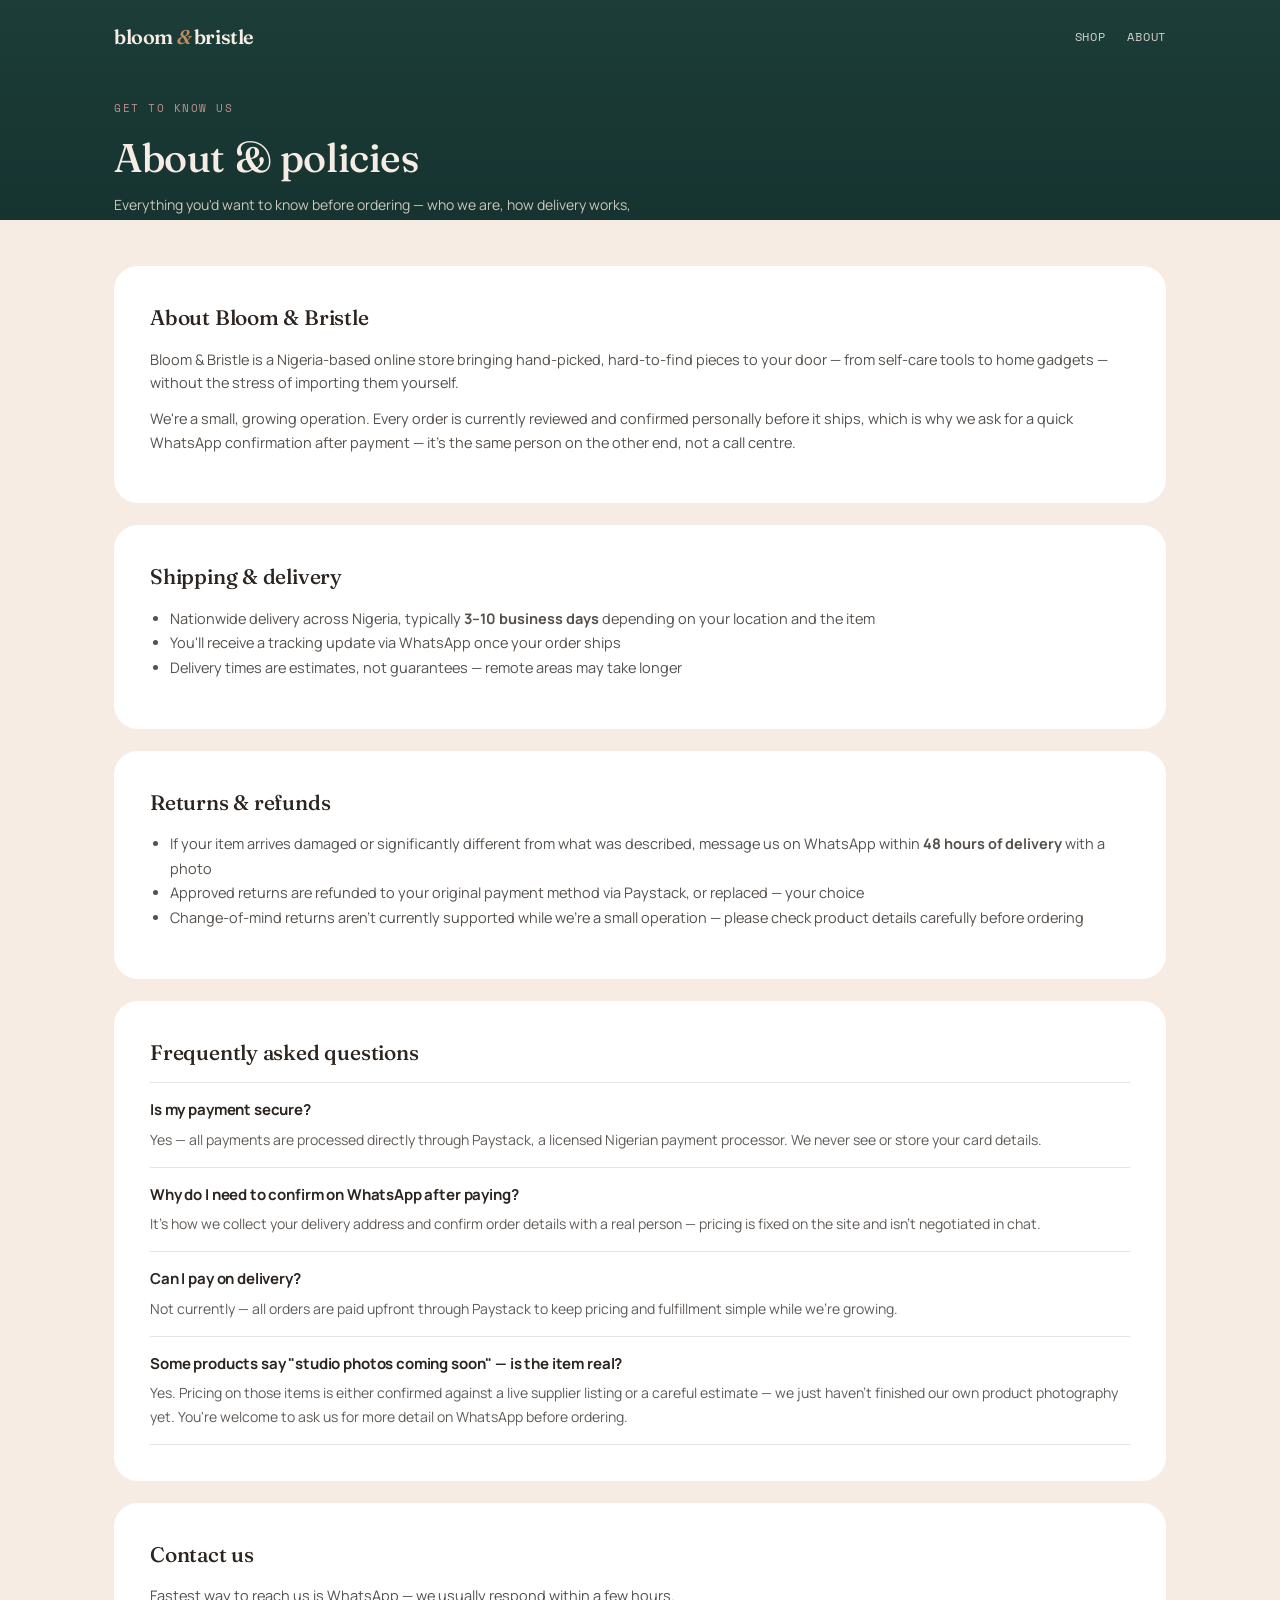
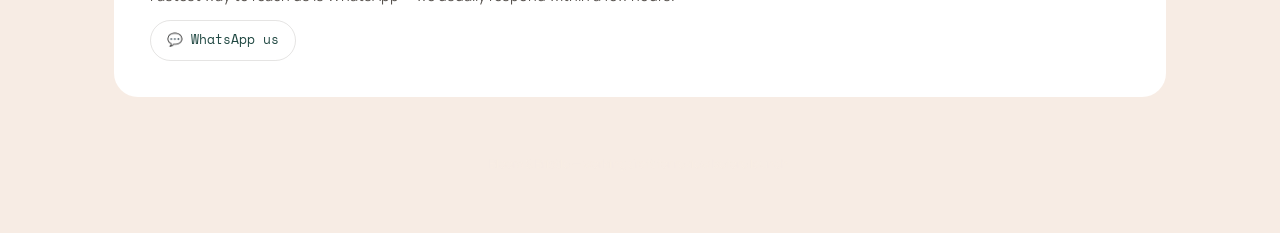
<file: about.html>
<!DOCTYPE html>
<html lang="en">
<head>
<meta charset="UTF-8">
<meta name="viewport" content="width=device-width, initial-scale=1.0">
<title>About & Policies — Bloom & Bristle</title>
<link rel="preconnect" href="https://fonts.googleapis.com">
<link href="https://fonts.googleapis.com/css2?family=Fraunces:ital,opsz,wght@0,9..144,300;0,9..144,500;0,9..144,600;1,9..144,500&family=Manrope:wght@400;500;600;700&family=Space+Mono:wght@400;700&display=swap" rel="stylesheet">
<link rel="stylesheet" href="styles.css">
<style>
  body{ background: linear-gradient(180deg, #1c3d38 0%, #163330 220px, var(--blush) 220px, var(--blush) 100%); }
  .page-header{ padding:20px 0 30px; position:relative; z-index:1; }
  .page-header h1{ color:var(--blush); font-size:clamp(28px,4vw,40px); margin:10px 0 6px; }
  .page-header p{ color:rgba(247,236,228,0.8); font-size:14px; max-width:520px; }
  .content-panel{ background:#fff; border-radius:24px; padding:36px; margin-bottom:22px; }
  .content-panel h2{ font-size:21px; margin-bottom:14px; }
  .content-panel p{ font-size:14.5px; color:rgba(43,36,31,0.8); margin-bottom:12px; line-height:1.65; }
  .content-panel ul{ margin:0 0 12px 20px; font-size:14.5px; color:rgba(43,36,31,0.8); line-height:1.7; }
  .faq-item{ border-top:1px solid var(--line); padding:16px 0; }
  .faq-item:last-child{ border-bottom:1px solid var(--line); }
  .faq-item h3{ font-size:15px; font-family:'Manrope',sans-serif; font-weight:700; margin-bottom:6px; }
  .faq-item p{ font-size:14px; color:rgba(43,36,31,0.75); margin:0; }
  .contact-strip{ display:flex; gap:16px; flex-wrap:wrap; margin-top:6px; }
  .contact-strip a{
    font-family:'Space Mono', monospace; font-size:12.5px; text-decoration:none; color:var(--teal);
    border:1px solid var(--line); padding:10px 16px; border-radius:999px;
  }
</style>
</head>
<body>

<div class="wrap">
  <nav>
    <a href="index.html" class="logo" style="color:var(--blush);">bloom <em>&</em> bristle</a>
    <div class="nav-links">
      <a href="shop.html" style="color:var(--blush);">Shop</a>
      <a href="about.html" style="color:var(--blush);">About</a>
    </div>
  </nav>

  <div class="page-header">
    <span class="eyebrow" style="color:var(--pink);">Get to know us</span>
    <h1>About &amp; policies</h1>
    <p>Everything you'd want to know before ordering — who we are, how delivery works, and what happens if something's wrong.</p>
  </div>

  <div class="content-panel">
    <h2>About Bloom & Bristle</h2>
    <p>Bloom & Bristle is a Nigeria-based online store bringing hand-picked, hard-to-find pieces to your door — from self-care tools to home gadgets — without the stress of importing them yourself.</p>
    <p>We're a small, growing operation. Every order is currently reviewed and confirmed personally before it ships, which is why we ask for a quick WhatsApp confirmation after payment — it's the same person on the other end, not a call centre.</p>
  </div>

  <div class="content-panel">
    <h2>Shipping & delivery</h2>
    <ul>
      <li>Nationwide delivery across Nigeria, typically <strong>3–10 business days</strong> depending on your location and the item</li>
      <li>You'll receive a tracking update via WhatsApp once your order ships</li>
      <li>Delivery times are estimates, not guarantees — remote areas may take longer</li>
    </ul>
  </div>

  <div class="content-panel">
    <h2>Returns & refunds</h2>
    <ul>
      <li>If your item arrives damaged or significantly different from what was described, message us on WhatsApp within <strong>48 hours of delivery</strong> with a photo</li>
      <li>Approved returns are refunded to your original payment method via Paystack, or replaced — your choice</li>
      <li>Change-of-mind returns aren't currently supported while we're a small operation — please check product details carefully before ordering</li>
    </ul>
  </div>

  <div class="content-panel">
    <h2>Frequently asked questions</h2>
    <div class="faq-item">
      <h3>Is my payment secure?</h3>
      <p>Yes — all payments are processed directly through Paystack, a licensed Nigerian payment processor. We never see or store your card details.</p>
    </div>
    <div class="faq-item">
      <h3>Why do I need to confirm on WhatsApp after paying?</h3>
      <p>It's how we collect your delivery address and confirm order details with a real person — pricing is fixed on the site and isn't negotiated in chat.</p>
    </div>
    <div class="faq-item">
      <h3>Can I pay on delivery?</h3>
      <p>Not currently — all orders are paid upfront through Paystack to keep pricing and fulfillment simple while we're growing.</p>
    </div>
    <div class="faq-item">
      <h3>Some products say "studio photos coming soon" — is the item real?</h3>
      <p>Yes. Pricing on those items is either confirmed against a live supplier listing or a careful estimate — we just haven't finished our own product photography yet. You're welcome to ask us for more detail on WhatsApp before ordering.</p>
    </div>
  </div>

  <div class="content-panel">
    <h2>Contact us</h2>
    <p>Fastest way to reach us is WhatsApp — we usually respond within a few hours.</p>
    <div class="contact-strip">
      <a href="https://wa.me/6768812234" target="_blank" rel="noopener">💬 WhatsApp us</a>
    </div>
  </div>

  <footer>Bloom & Bristle — working draft for review before launch.</footer>
</div>

</body>
</html>
</file>
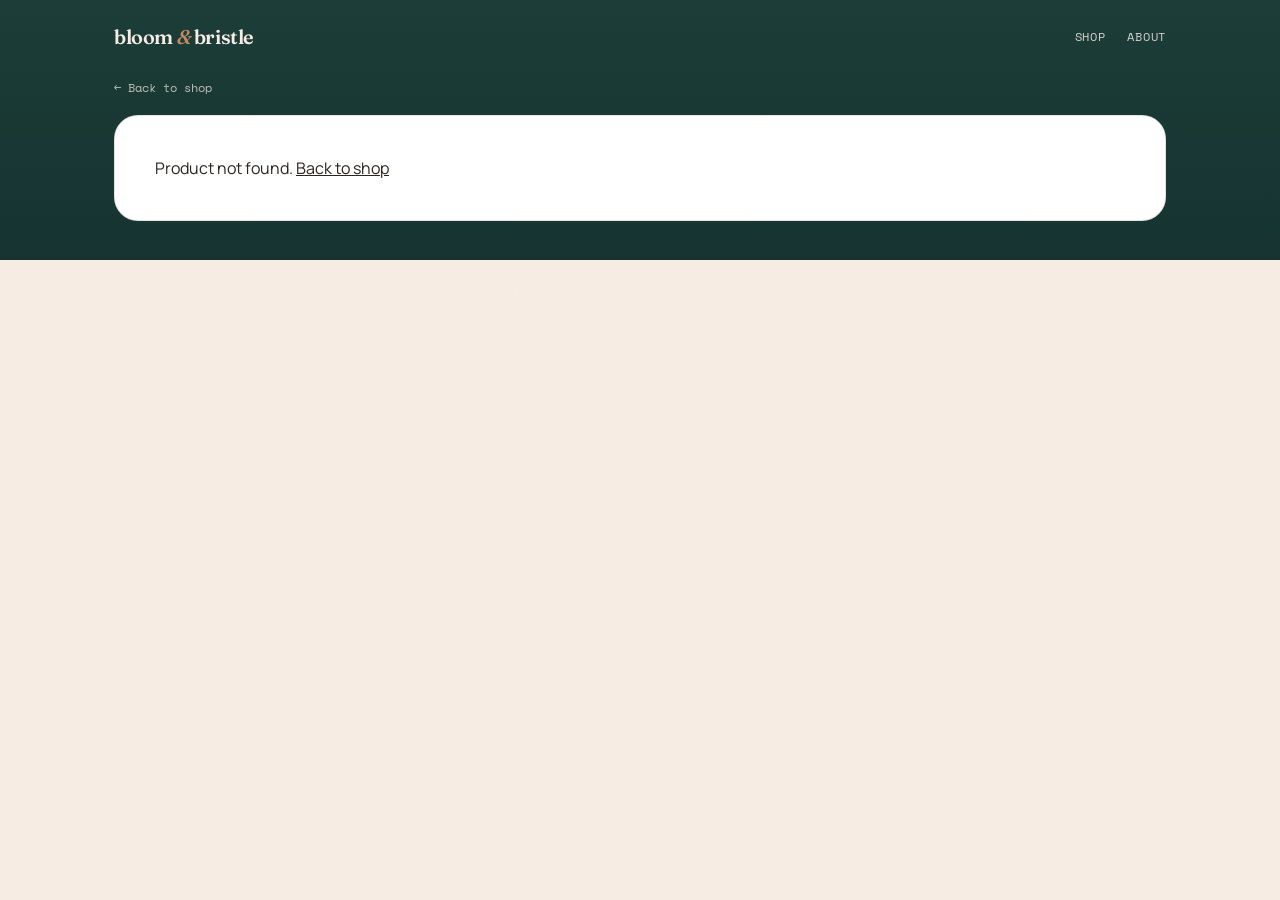
<file: product.html>
<!DOCTYPE html>
<html lang="en">
<head>
<meta charset="UTF-8">
<meta name="viewport" content="width=device-width, initial-scale=1.0">
<title>Product — Bloom & Bristle</title>
<link rel="preconnect" href="https://fonts.googleapis.com">
<link href="https://fonts.googleapis.com/css2?family=Fraunces:ital,opsz,wght@0,9..144,300;0,9..144,500;0,9..144,600;1,9..144,500&family=Manrope:wght@400;500;600;700&family=Space+Mono:wght@400;700&display=swap" rel="stylesheet">
<link rel="stylesheet" href="styles.css">
<style>
  body{ background: linear-gradient(180deg, #1c3d38 0%, #163330 260px, var(--blush) 260px, var(--blush) 100%); }
  .breadcrumb{ font-family:'Space Mono', monospace; font-size:12px; color:var(--blush); opacity:0.75; margin-bottom:18px; position:relative; z-index:1; text-decoration:none; display:inline-block; }
  .review-slot{
    display:flex; align-items:center; gap:8px; margin:10px 0 4px; font-size:13px; color:rgba(43,36,31,0.6);
  }
  .review-slot .stars{ color:var(--rosegold); letter-spacing:1px; font-size:14px; }
  .sourced-badge{
    font-family:'Space Mono', monospace; font-size:10.5px; color:var(--teal); background:rgba(31,71,65,0.08);
    padding:5px 10px; border-radius:999px; display:inline-flex; align-items:center; gap:5px; margin-top:8px;
  }
  .checkout-trust{
    display:flex; align-items:center; justify-content:center; gap:7px; margin-top:12px;
    font-family:'Space Mono', monospace; font-size:11px; color:rgba(43,36,31,0.6);
  }
  .product-grid{ display:grid; grid-template-columns:1fr 1fr; gap:44px; align-items:flex-start; }
  .gallery-main{ aspect-ratio:1/1; border-radius:20px; overflow:hidden; background:var(--blush); }
  .gallery-main img{ width:100%; height:100%; object-fit:cover; display:block; }
  .gallery-thumbs{ display:flex; gap:8px; margin-top:12px; overflow-x:auto; }
  .gallery-thumbs img{ width:60px; height:60px; object-fit:cover; border-radius:8px; cursor:pointer; opacity:0.6; border:2px solid transparent; }
  .gallery-thumbs img.active{ opacity:1; border-color:var(--rosegold); }
  .rotate-btn{
    margin-top:10px; background:#fff; border:1px solid var(--line); border-radius:999px; padding:9px 16px;
    font-family:'Space Mono', monospace; font-size:11px; cursor:pointer; display:inline-flex; align-items:center; gap:6px;
  }
  .modal-price{ font-family:'Fraunces', serif; font-size:36px; margin:14px 0 4px; }
  .modal-price-sub{ font-family:'Space Mono', monospace; font-size:13px; color:rgba(43,36,31,0.55); }
  .modal-body ul{ list-style:none; margin:20px 0 28px; }
  .modal-body ul li{ padding:11px 0; border-top:1px solid var(--line); font-size:14px; display:flex; gap:10px; }
  .modal-body ul li:last-child{ border-bottom:1px solid var(--line); }
  .modal-body ul li::before{ content:"◈"; color:var(--rosegold); flex-shrink:0; }
  .form-field{ margin-bottom:14px; }
  .form-field label{ display:block; font-family:'Space Mono', monospace; font-size:10px; text-transform:uppercase; letter-spacing:0.08em; color:rgba(43,36,31,0.6); margin-bottom:5px; }
  .form-field input{ width:100%; padding:12px 13px; border-radius:9px; border:1px solid var(--line); font-size:13px; background:var(--blush); }
  .wa-mini{
    display:block; text-align:center; margin-top:10px; font-family:'Space Mono', monospace; font-size:12px;
    text-transform:uppercase; letter-spacing:0.04em; padding:14px; border-radius:999px; border:1px solid var(--teal);
    color:var(--teal); text-decoration:none;
  }
  .disclaimer{ font-size:11.5px; color:rgba(43,36,31,0.55); margin-top:12px; line-height:1.5; }
  .placeholder-note{
    font-family:'Manrope', sans-serif; font-size:12px; background:rgba(192,138,99,0.12); color:rgba(43,36,31,0.75);
    padding:8px 12px; border-radius:10px; display:inline-flex; align-items:center; gap:6px; margin-top:10px;
  }
  @media (max-width: 760px){ .product-grid{ grid-template-columns:1fr; } }
</style>
</head>
<body>

<div class="wrap">
  <nav>
    <a href="index.html" class="logo" style="color:var(--blush);">bloom <em>&</em> bristle</a>
    <div class="nav-links">
      <a href="shop.html" style="color:var(--blush);">Shop</a>
      <a href="about.html" style="color:var(--blush);">About</a>
    </div>
  </nav>

  <a href="shop.html" class="breadcrumb">← Back to shop</a>

  <div class="panel" id="productContainer">
    <p style="position:relative; z-index:1;">Loading product…</p>
  </div>

  <footer>Bloom & Bristle — Nigeria-based · <a href="about.html">About &amp; policies</a> · <a href="https://wa.me/6768812234" target="_blank" rel="noopener">WhatsApp us</a></footer>
</div>

<script src="https://js.paystack.co/v1/inline.js"></script>
<script src="products.js"></script>
<script>
const WHATSAPP_NUMBER = "6768812234";
const PAYSTACK_PUBLIC_KEY = "pk_live_1e2da2460cc4be969819fbf1174fce4d335f3252";

const id = new URLSearchParams(window.location.search).get('id');
const p = PRODUCTS.find(x => x.id === id);
let currentAngle = 0;

function render(){
  const container = document.getElementById('productContainer');
  if(!p){
    container.innerHTML = '<p style="position:relative;z-index:1;">Product not found. <a href="shop.html">Back to shop</a></p>';
    return;
  }
  document.title = p.name + " — Bloom & Bristle";

  const waMsg = "Hi Bloom & Bristle! I've just paid for the " + p.name + " (₦" + p.priceNGN.toLocaleString() + ").\n\nPayment reference: [paste from Paystack receipt]\nFull name: [your name]\nDelivery address: [your address]\nPhone: [your number]\n\nPlease confirm my order — thank you!";
  const waLink = "https://wa.me/" + WHATSAPP_NUMBER + "?text=" + encodeURIComponent(waMsg);

  container.innerHTML =
    '<div class="product-grid">' +
      '<div>' +
        '<div class="gallery-main"><img id="mainImg" src="' + p.images[0] + '"></div>' +
        (p.images.length > 1 ? '<button class="rotate-btn" onclick="rotateAngle()">↻ Rotate view</button>' : '') +
        '<div class="gallery-thumbs" id="thumbs">' +
          p.images.map((img,i) => '<img src="' + img + '" class="' + (i===0?'active':'') + '" onclick="setAngle(' + i + ')">').join('') +
        '</div>' +
      '</div>' +
      '<div class="modal-body">' +
        '<span class="eyebrow">' + p.tag + '</span>' +
        '<h2 style="font-size:28px; margin:8px 0 6px;">' + p.name + '</h2>' +
        '<div class="review-slot"><span class="stars">☆☆☆☆☆</span><span>Be the first to review this</span></div>' +
        '<div class="modal-price">₦' + p.priceNGN.toLocaleString() + '</div>' +
        '<div class="modal-price-sub">≈ $' + p.priceUSD + ' USD — charged in NGN at checkout</div>' +
        (p.sourceNote ? '<div class="sourced-badge">✓ ' + p.sourceNote + '</div>' : '') +
        (p.placeholderNote ? '<div class="placeholder-note">📷 ' + p.placeholderNote + '</div>' : '') +
        '<ul>' + p.description.map(d => '<li>' + d + '</li>').join('') + '</ul>' +
        '<div class="form-field"><label>Full name</label><input type="text" id="m_name"></div>' +
        '<div class="form-field"><label>Email (for receipt)</label><input type="email" id="m_email"></div>' +
        '<div class="form-field"><label>Phone</label><input type="tel" id="m_phone"></div>' +
        '<button class="btn-primary" style="width:100%; padding:16px; justify-content:center;" onclick="payForCurrent()">Pay ₦' + p.priceNGN.toLocaleString() + ' securely</button>' +
        '<div class="checkout-trust">🔒 Secured by Paystack &nbsp;·&nbsp; 📦 Delivery in 3–10 business days</div>' +
        '<a class="wa-mini" href="' + waLink + '" target="_blank" rel="noopener">Already paid? Confirm on WhatsApp</a>' +
        '<p class="disclaimer">WhatsApp is used only to collect your delivery details and confirm the order — pricing is fixed above and isn\'t negotiated in chat.</p>' +
      '</div>' +
    '</div>';
}
render();

function setAngle(i){
  currentAngle = i;
  document.getElementById('mainImg').src = p.images[i];
  document.querySelectorAll('#thumbs img').forEach((el,idx) => el.classList.toggle('active', idx===i));
}
function rotateAngle(){ currentAngle = (currentAngle + 1) % p.images.length; setAngle(currentAngle); }

function payForCurrent(){
  const email = document.getElementById('m_email').value.trim();
  const name = document.getElementById('m_name').value.trim();
  if(!email || !email.includes('@')){ alert('Please enter a valid email for your receipt.'); return; }
  if(!name){ alert('Please enter your full name.'); return; }
  const handler = PaystackPop.setup({
    key: PAYSTACK_PUBLIC_KEY,
    email: email,
    amount: p.priceNGN * 100,
    currency: "NGN",
    metadata: {
      custom_fields: [
        { display_name: "Product", variable_name: "product", value: p.name },
        { display_name: "Full Name", variable_name: "full_name", value: name },
        { display_name: "Phone", variable_name: "phone", value: document.getElementById('m_phone').value.trim() }
      ]
    },
    callback: function(response){
      alert('Payment successful! Reference: ' + response.reference + '\n\nNow tap "Confirm on WhatsApp" and paste this reference in the message.');
    },
    onClose: function(){}
  });
  handler.openIframe();
}
</script>
</body>
</html>
</file>
<file: styles.css>
:root{
  --blush:#F7ECE4; --teal:#1F4741; --teal-deep:#123330;
  --rosegold:#C08A63; --ink:#2B241F; --pink:#E7A9A0;
  --line: rgba(43,36,31,0.12);
}
*{box-sizing:border-box; margin:0; padding:0;}
html{scroll-behavior:smooth;}
body{
  color:var(--ink); font-family:'Manrope', sans-serif; line-height:1.5;
  background:var(--blush);
  min-height:100vh;
}
a{ color:inherit; }
.eyebrow{ font-family:'Space Mono', monospace; font-size:11px; letter-spacing:0.14em; text-transform:uppercase; color:var(--teal); opacity:0.8; }
h1,h2,h3{ font-family:'Fraunces', serif; font-weight:500; letter-spacing:-0.01em; }
.wrap{ max-width:1100px; margin:0 auto; padding:0 24px; position:relative; z-index:1; }

/* 3D background canvas */
#bg3d{
  position:fixed; inset:0; width:100%; height:100%; z-index:0;
  background: radial-gradient(ellipse at 50% 20%, #2a4b46 0%, #163330 55%, #0d211f 100%);
}

nav{ display:flex; align-items:center; justify-content:space-between; padding:22px 0; gap:16px; flex-wrap:wrap; position:relative; z-index:2;}
.logo{ font-family:'Fraunces', serif; font-size:20px; font-weight:600; letter-spacing:-0.02em; text-decoration:none; }
.logo em{ font-style:italic; color:var(--rosegold); }
.nav-links{ display:flex; gap:22px; align-items:center; }
.nav-links a{ font-family:'Space Mono', monospace; font-size:12px; text-transform:uppercase; letter-spacing:0.06em; text-decoration:none; opacity:0.85; }
.nav-links a:hover{ opacity:1; }

.searchbar{ flex:1; min-width:200px; max-width:380px; }
.searchbar input{
  width:100%; padding:12px 16px; border-radius:999px; border:1px solid var(--line);
  font-family:'Manrope', sans-serif; font-size:14px; background:#fff;
}
.searchbar input:focus{ outline:2px solid var(--teal); outline-offset:1px; }

.btn-primary{
  font-family:'Space Mono', monospace; font-size:13px; letter-spacing:0.05em; text-transform:uppercase;
  background:var(--teal); color:var(--blush); border:none; padding:15px 24px; border-radius:999px; cursor:pointer;
  transition: transform .15s ease, background .2s ease; display:inline-flex; align-items:center; gap:8px; text-decoration:none;
}
.btn-primary:hover{ background:var(--teal-deep); transform:translateY(-2px); }
.btn-primary:disabled{ opacity:0.5; cursor:default; transform:none; }
.btn-ghost{
  font-family:'Space Mono', monospace; font-size:13px; letter-spacing:0.05em; text-transform:uppercase;
  background:rgba(247,236,228,0.08); color:var(--blush); border:1px solid rgba(247,236,228,0.35);
  padding:15px 24px; border-radius:999px; text-decoration:none; display:inline-flex; align-items:center; gap:8px;
  transition: all .2s ease;
}
.btn-ghost:hover{ border-color:var(--blush); background:rgba(247,236,228,0.16); }

.cat-pills{ display:flex; gap:8px; flex-wrap:wrap; margin-bottom:24px; }
.cat-pill{
  font-family:'Space Mono', monospace; font-size:11.5px; text-transform:uppercase; letter-spacing:0.05em;
  padding:9px 16px; border-radius:999px; border:1px solid var(--line); background:#fff; cursor:pointer;
  transition: all .15s ease; color:var(--ink); text-decoration:none;
}
.cat-pill.active{ background:var(--teal); color:var(--blush); border-color:var(--teal); }

.grid{ display:grid; grid-template-columns:repeat(auto-fill, minmax(220px,1fr)); gap:18px; margin-bottom:40px; }
.card{
  background:#fff; border-radius:18px; overflow:hidden; border:1px solid var(--line);
  cursor:pointer; transition: transform .18s ease, box-shadow .18s ease; text-decoration:none; color:var(--ink);
  display:flex; flex-direction:column;
}
.card:hover{ transform:translateY(-4px); box-shadow:0 14px 30px rgba(0,0,0,0.18); }
.card img{ width:100%; aspect-ratio:1/1; object-fit:cover; display:block; background:#eee; }
.card-body{ padding:14px; flex:1; display:flex; flex-direction:column; }
.card-body h3{ font-size:15px; margin-bottom:4px; }
.card-body .tag{ font-family:'Space Mono', monospace; font-size:9.5px; text-transform:uppercase; color:var(--teal); opacity:0.75; margin-bottom:6px; }
.card-price{ margin-top:auto; font-family:'Fraunces', serif; font-size:18px; padding-top:8px; }

.panel{ background:#fff; border-radius:24px; padding:40px; margin-bottom:28px; border:1px solid var(--line); position:relative; z-index:1; }

footer{ text-align:center; padding:36px 0 60px; font-size:12px; color:rgba(247,236,228,0.55); position:relative; z-index:1; }
footer a{ text-decoration:underline; }

@media (max-width: 760px){
  .grid{ grid-template-columns:repeat(auto-fill, minmax(150px,1fr)); }
  .panel{ padding:24px 20px; }
}
</file>
